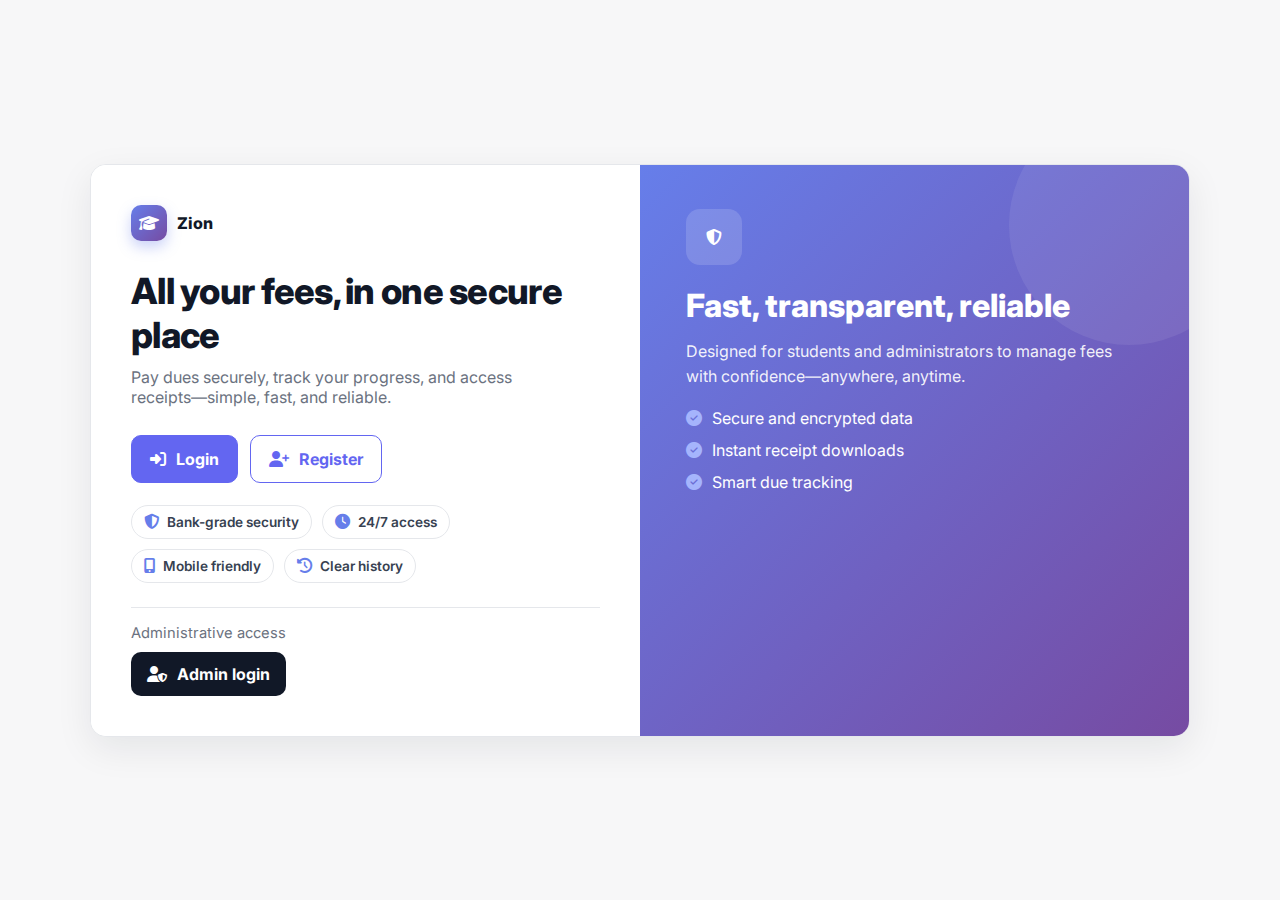
<file: index.html>
<!DOCTYPE html>
<html lang="en">
<head>
    <meta charset="UTF-8">
    <meta name="viewport" content="width=device-width, initial-scale=1.0">
    <title>Zion Fee Portal</title>
    <link href="https://cdnjs.cloudflare.com/ajax/libs/font-awesome/6.4.0/css/all.min.css" rel="stylesheet">
    <link href="https://fonts.googleapis.com/css2?family=Inter:wght@300;400;500;600;700;800&display=swap" rel="stylesheet">
    <link href="public/theme.css" rel="stylesheet">
    <script defer src="public/ui.js"></script>
    <style>
        * { margin: 0; padding: 0; box-sizing: border-box; }
        body { font-family: 'Inter', sans-serif; background: var(--bg); min-height: 100vh; display:flex; }

        .layout { display:grid; grid-template-columns: 1fr 1fr; width:100%; max-width:1100px; margin:auto; background:#fff; border:1px solid var(--border); border-radius:16px; overflow:hidden; box-shadow:0 12px 36px rgba(15,23,42,.08); }

        .left { padding:40px; background:#fff; }
        .brand { display:flex; align-items:center; gap:10px; margin-bottom: 28px; }
        .brand-icon { width:36px; height:36px; border-radius:10px; background: linear-gradient(135deg, #667eea, #764ba2); color:#fff; display:flex; align-items:center; justify-content:center; box-shadow: 0 6px 14px rgba(102,126,234,.35); }
        .brand-name { font-weight:800; color:#111827; }

        .title { font-size:2.25rem; font-weight:800; color:#111827; margin-bottom:10px; letter-spacing:-0.02em; }
        .subtitle { color:#6b7280; margin-bottom: 28px; max-width: 44ch; }

        .hero-actions { display:flex; gap:12px; align-items:center; flex-wrap:wrap; margin-top: 4px; }
        .hero-btn { padding:13px 18px; border-radius:10px; font-weight:700; text-decoration:none; display:inline-flex; align-items:center; gap:10px; transition: all .2s ease; }
        .hero-btn.primary { background:#6366f1; color:#fff; border:1px solid #6366f1; }
        .hero-btn.primary:hover { transform: translateY(-1px); box-shadow:0 10px 18px rgba(99,102,241,.25); }
        .hero-btn.secondary { background:#fff; color:#6366f1; border:1.5px solid #6366f1; }
        .hero-btn.secondary:hover { background:#f5f7ff; }

        .chips { margin-top: 22px; display:flex; gap:10px; flex-wrap: wrap; }
        .chip { display:inline-flex; align-items:center; gap:8px; padding:8px 12px; border-radius:999px; background:#fff; border:1px solid var(--border); color:#374151; font-weight:600; font-size:.85rem; }
        .chip i { color:#667eea; font-size:.95rem; }

        .admin { margin-top: 24px; padding-top: 16px; border-top:1px solid var(--border); }
        .admin .admin-btn { margin-top: 10px; display:inline-flex; align-items:center; gap:10px; background:#111827; color:#fff; padding:12px 16px; border-radius:10px; text-decoration:none; font-weight:700; }
        .admin .admin-btn:hover { background:#0b1220; box-shadow:0 8px 18px rgba(17,24,39,.25); }

        .right { background: linear-gradient(135deg, #667eea 0%, #764ba2 100%); color:#fff; padding:44px 46px; position:relative; }
        .right::after { content:''; position:absolute; width:240px; height:240px; right:-60px; top:-60px; border-radius:50%; background: rgba(255,255,255,.08); }
        .promo-icon { width:56px; height:56px; border-radius:14px; display:flex; align-items:center; justify-content:center; background: rgba(255,255,255,.15); margin-bottom:22px; }
        .promo-title { font-size: 2rem; font-weight:800; line-height:1.2; margin-bottom: 14px; }
        .promo-sub { color: rgba(255,255,255,.92); line-height:1.6; margin-bottom: 18px; }
        .bullets { display:flex; flex-direction:column; gap:12px; }
        .bullets li { list-style:none; display:flex; align-items:center; gap:10px; }
        .bullets i { color:#a5b4fc; }

        @media (max-width: 900px) { .layout { grid-template-columns: 1fr; max-width:640px; } .right { display:none; } }
    </style>
</head>
<body>
    <div class="layout">
        <div class="left">
            <div class="brand">
                <div class="brand-icon"><i class="fas fa-graduation-cap"></i></div>
                <div class="brand-name">Zion</div>
            </div>
            <div class="title">All your fees, in one secure place</div>
            <div class="subtitle">Pay dues securely, track your progress, and access receipts—simple, fast, and reliable.</div>
            <div class="hero-actions">
                <a href="login.html" class="hero-btn primary"><i class="fas fa-sign-in-alt"></i> Login</a>
                <a href="auth/register.php" class="hero-btn secondary"><i class="fas fa-user-plus"></i> Register</a>
            </div>

            <div class="chips">
                <span class="chip"><i class="fas fa-shield-alt"></i> Bank-grade security</span>
                <span class="chip"><i class="fas fa-clock"></i> 24/7 access</span>
                <span class="chip"><i class="fas fa-mobile-alt"></i> Mobile friendly</span>
                <span class="chip"><i class="fas fa-history"></i> Clear history</span>
            </div>

            <div class="admin">
                <div style="color:#6b7280; font-size:.92rem;">Administrative access</div>
                <a class="admin-btn" href="login.html?admin=1"><i class="fas fa-user-shield"></i> Admin login</a>
            </div>
        </div>

        <div class="right">
            <div class="promo-icon"><i class="fas fa-shield-halved"></i></div>
            <div class="promo-title">Fast, transparent, reliable</div>
            <div class="promo-sub">Designed for students and administrators to manage fees with confidence—anywhere, anytime.</div>
            <ul class="bullets">
                <li><i class="fas fa-check-circle"></i> Secure and encrypted data</li>
                <li><i class="fas fa-check-circle"></i> Instant receipt downloads</li>
                <li><i class="fas fa-check-circle"></i> Smart due tracking</li>
            </ul>
        </div>
    </div>

    <script>
        document.addEventListener('DOMContentLoaded', function() {
            const layout = document.querySelector('.layout');
            layout.style.opacity = '0';
            layout.style.transform = 'translateY(24px)';
            setTimeout(() => { layout.style.transition = 'all .6s ease'; layout.style.opacity = '1'; layout.style.transform = 'translateY(0)'; }, 120);
        });
    </script>
</body>
</html>
</file>
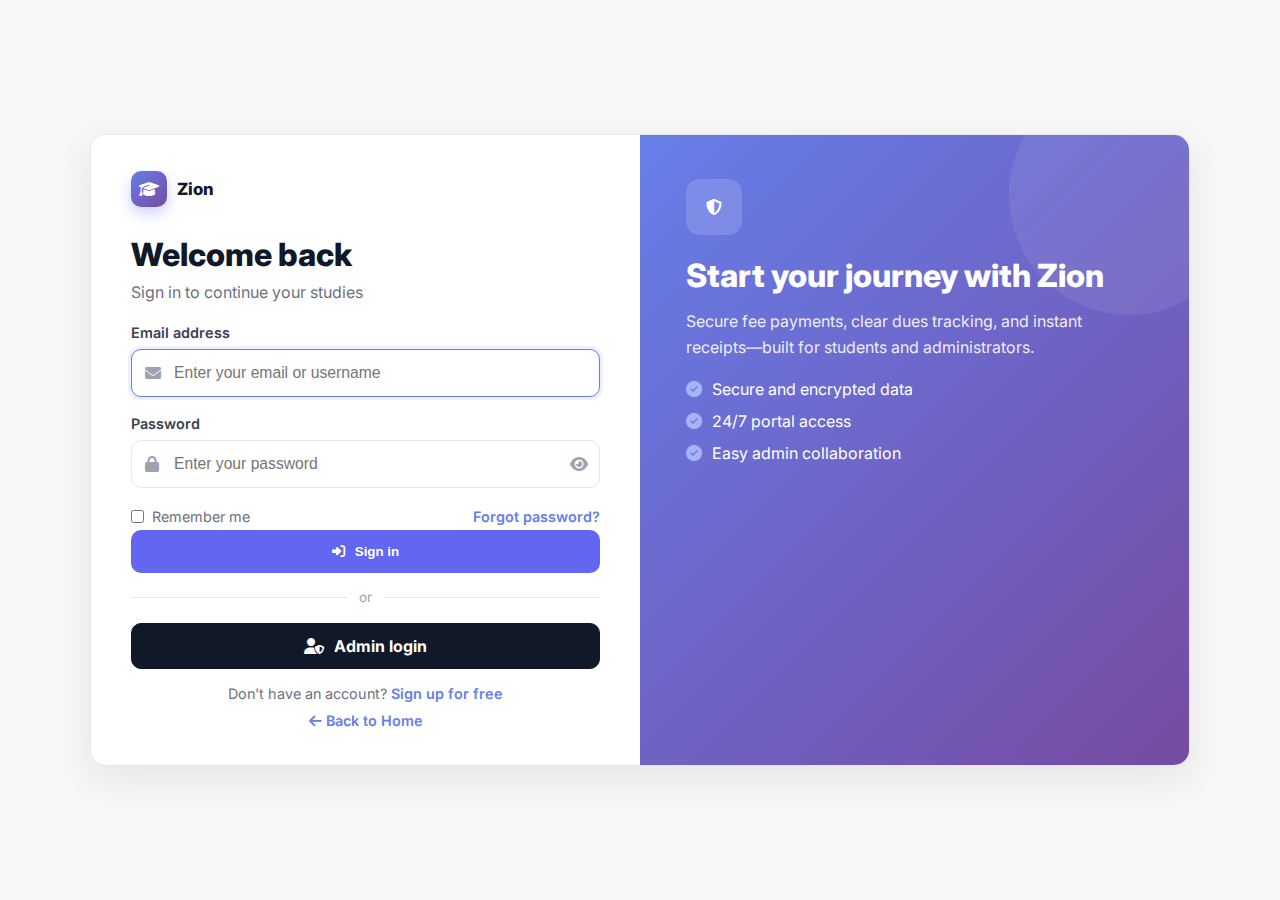
<file: login.html>
<!DOCTYPE html>
<html lang="en">
<head>
  <meta charset="UTF-8" />
  <meta name="viewport" content="width=device-width, initial-scale=1.0">
  <title>Zion Login</title>
  <link href="https://cdnjs.cloudflare.com/ajax/libs/font-awesome/6.4.0/css/all.min.css" rel="stylesheet">
  <link href="https://fonts.googleapis.com/css2?family=Inter:wght@300;400;500;600;700&display=swap" rel="stylesheet">
  <link href="public/theme.css" rel="stylesheet">
  <style>
    * { margin: 0; padding: 0; box-sizing: border-box; }

    body {
      font-family: 'Inter', sans-serif;
      background: var(--bg);
      min-height: 100vh;
      display: flex;
    }

    .layout {
      display: grid;
      grid-template-columns: 1fr 1fr;
      width: 100%;
      max-width: 1100px;
      margin: auto;
      background: var(--card);
      border: 1px solid var(--border);
      border-radius: 16px;
      overflow: hidden;
      box-shadow: 0 12px 36px rgba(15,23,42,0.08);
    }

    .left {
      padding: 36px 40px;
      background: #fff;
    }

    .brand {
      display: flex;
      align-items: center;
      gap: 10px;
      margin-bottom: 28px;
    }

    .brand-icon {
      width: 36px; height: 36px; border-radius: 10px;
      display: inline-flex; align-items: center; justify-content: center;
      color: #fff;
      background: linear-gradient(135deg, #667eea, #764ba2);
      box-shadow: 0 6px 14px rgba(102,126,234,0.35);
    }

    .brand-name { font-weight: 800; font-size: 1.05rem; color: #111827; }

    .welcome-title { font-size: 2rem; font-weight: 800; color: #111827; margin-bottom: 8px; }
    .welcome-sub { color: #6b7280; margin-bottom: 22px; }

    .form {
      margin-top: 8px;
    }

    .form-group { margin-bottom: 18px; }
    .form-group label { display:block; margin-bottom: 8px; color:#374151; font-weight: 600; font-size: .9rem; }
    .input-wrap { position: relative; }
    .input-icon { position:absolute; left:14px; top:50%; transform: translateY(-50%); color:#9ca3af; }
    input[type=text], input[type=password] {
      width: 100%;
      padding: 14px 14px 14px 42px;
      border: 1.5px solid var(--border);
      border-radius: 10px;
      background: #fff;
      transition: all .2s ease;
      font-size: 0.98rem;
    }
    input[type=text]:focus, input[type=password]:focus { border-color: #667eea; box-shadow: 0 0 0 3px rgba(102,126,234,.12); outline: none; }
    .password-toggle { position:absolute; right:12px; top:50%; transform:translateY(-50%); color:#9ca3af; cursor: pointer; }

    .row-inline { display:flex; align-items:center; justify-content:space-between; margin: 8px 0 4px; }
    .remember { display:flex; align-items:center; gap:8px; color:#6b7280; font-size:.9rem; }
    .forgot a { color:#667eea; text-decoration:none; font-weight:600; font-size:.9rem; }
    .forgot a:hover { text-decoration: underline; }

    .btn-primary {
      width: 100%;
      padding: 14px 16px;
      border: none;
      border-radius: 10px;
      background: #6366f1;
      color: #fff;
      font-weight: 700;
      display: inline-flex; align-items:center; justify-content:center; gap:10px;
      cursor:pointer; transition: all .2s ease; position: relative; overflow: hidden;
    }
    .btn-primary::before { content:''; position:absolute; left:-100%; top:0; width:100%; height:100%; background: linear-gradient(90deg, transparent, rgba(255,255,255,.25), transparent); transition:left .5s; }
    .btn-primary:hover::before { left:100%; }
    .btn-primary:hover { transform: translateY(-1px); box-shadow: 0 10px 18px rgba(99,102,241,.25); }

    .divider { display:flex; align-items:center; gap:12px; margin: 18px 0; color:#9ca3af; font-size:.85rem; }
    .divider .line { flex:1; height:1px; background:#e5e7eb; }

    .admin-btn {
      width: 100%;
      padding: 12px 16px;
      border: 1.5px solid #111827;
      border-radius: 10px;
      background: #111827;
      color: #fff;
      font-weight: 700;
      display: inline-flex; align-items:center; justify-content:center; gap:10px;
      text-decoration: none;
      transition: all .2s ease;
    }
    .admin-btn:hover { background: #0b1220; box-shadow: 0 8px 18px rgba(17,24,39,.25); }

    .meta { text-align:center; margin-top: 16px; color:#6b7280; font-size:.9rem; }
    .meta a { color:#667eea; font-weight:600; text-decoration:none; }
    .meta a:hover { text-decoration: underline; }

    .right {
      background: linear-gradient(135deg, #667eea 0%, #764ba2 100%);
      color: #fff;
      padding: 44px 46px;
      position: relative;
    }
    .right::after { content:''; position:absolute; width:240px; height:240px; right:-60px; top:-60px; border-radius:50%; background: rgba(255,255,255,.08); filter: blur(0.5px); }
    .promo-icon { width:56px; height:56px; border-radius:14px; display:flex; align-items:center; justify-content:center; background: rgba(255,255,255,.15); margin-bottom: 22px; }
    .promo-title { font-size: 2rem; font-weight: 800; line-height: 1.2; margin-bottom: 14px; }
    .promo-sub { color: rgba(255,255,255,.9); line-height:1.6; margin-bottom: 18px; }
    .bullets { display:flex; flex-direction:column; gap:12px; }
    .bullets li { list-style:none; display:flex; align-items:center; gap:10px; }
    .bullets i { color:#a5b4fc; }

    @media (max-width: 900px) { .layout { grid-template-columns: 1fr; max-width: 640px; } .right { display:none; } }
  </style>
</head>
<body>
  <div class="layout">
    <div class="left">
      <div class="brand">
        <div class="brand-icon"><i class="fas fa-graduation-cap"></i></div>
        <div class="brand-name">Zion</div>
      </div>

      <div class="welcome">
        <div class="welcome-title">Welcome back</div>
        <div class="welcome-sub" id="welcomeSub">Sign in to continue your studies</div>
      </div>

      <form class="form" id="loginForm" action="auth/login.php" method="POST">
        <div class="form-group">
          <label for="username" id="userLabel">Email address</label>
          <div class="input-wrap">
            <i class="fas fa-envelope input-icon"></i>
            <input type="text" id="username" name="username" placeholder="Enter your email or username" required autofocus />
          </div>
        </div>

        <div class="form-group">
          <label for="password">Password</label>
          <div class="input-wrap">
            <i class="fas fa-lock input-icon"></i>
            <input type="password" id="password" name="password" placeholder="Enter your password" required />
            <i class="fas fa-eye password-toggle" id="passwordToggle"></i>
          </div>
        </div>

        <div class="row-inline">
          <label class="remember"><input type="checkbox" id="rememberMe"> Remember me</label>
          <div class="forgot"><a href="#">Forgot password?</a></div>
        </div>

        <button type="submit" class="btn-primary" id="loginBtn"><i class="fas fa-sign-in-alt"></i> Sign in</button>

        <div class="divider" style="margin-top:16px;">
          <span class="line"></span>
          <span>or</span>
          <span class="line"></span>
        </div>

        <a class="admin-btn" id="adminBtn" href="login.html?admin=1"><i class="fas fa-user-shield"></i> Admin login</a>

        <div class="meta">
          Don't have an account? <a href="auth/register.php">Sign up for free</a>
          <div style="margin-top:10px;"><a href="index.html"><i class="fas fa-arrow-left"></i> Back to Home</a></div>
        </div>
      </form>
    </div>

    <div class="right">
      <div class="promo-icon"><i class="fas fa-shield-halved"></i></div>
      <div class="promo-title">Start your journey with Zion</div>
      <div class="promo-sub">Secure fee payments, clear dues tracking, and instant receipts—built for students and administrators.</div>
      <ul class="bullets">
        <li><i class="fas fa-check-circle"></i> Secure and encrypted data</li>
        <li><i class="fas fa-check-circle"></i> 24/7 portal access</li>
        <li><i class="fas fa-check-circle"></i> Easy admin collaboration</li>
      </ul>
    </div>
  </div>

  <script>
    document.addEventListener('DOMContentLoaded', function() {
      const loginForm = document.getElementById('loginForm');
      const loginBtn = document.getElementById('loginBtn');
      const passwordToggle = document.getElementById('passwordToggle');
      const passwordInput = document.getElementById('password');

      // Toggle password visibility
      passwordToggle.addEventListener('click', function() {
        if (passwordInput.type === 'password') {
          passwordInput.type = 'text';
          this.classList.remove('fa-eye');
          this.classList.add('fa-eye-slash');
        } else {
          passwordInput.type = 'password';
          this.classList.remove('fa-eye-slash');
          this.classList.add('fa-eye');
        }
      });

      // Submit animation
      loginForm.addEventListener('submit', function() {
        loginBtn.disabled = true;
        loginBtn.style.opacity = '0.7';
      });

      // Admin mode via query param
      const url = new URL(window.location.href);
      if (url.searchParams.get('admin') === '1') {
        document.getElementById('welcomeSub').textContent = 'Administrator access';
        document.getElementById('userLabel').textContent = 'Admin username or email';
        const username = document.getElementById('username');
        if (!username.value) { username.placeholder = 'Enter admin username or email'; }
      }
    });
  </script>
</body>
</html>
</file>
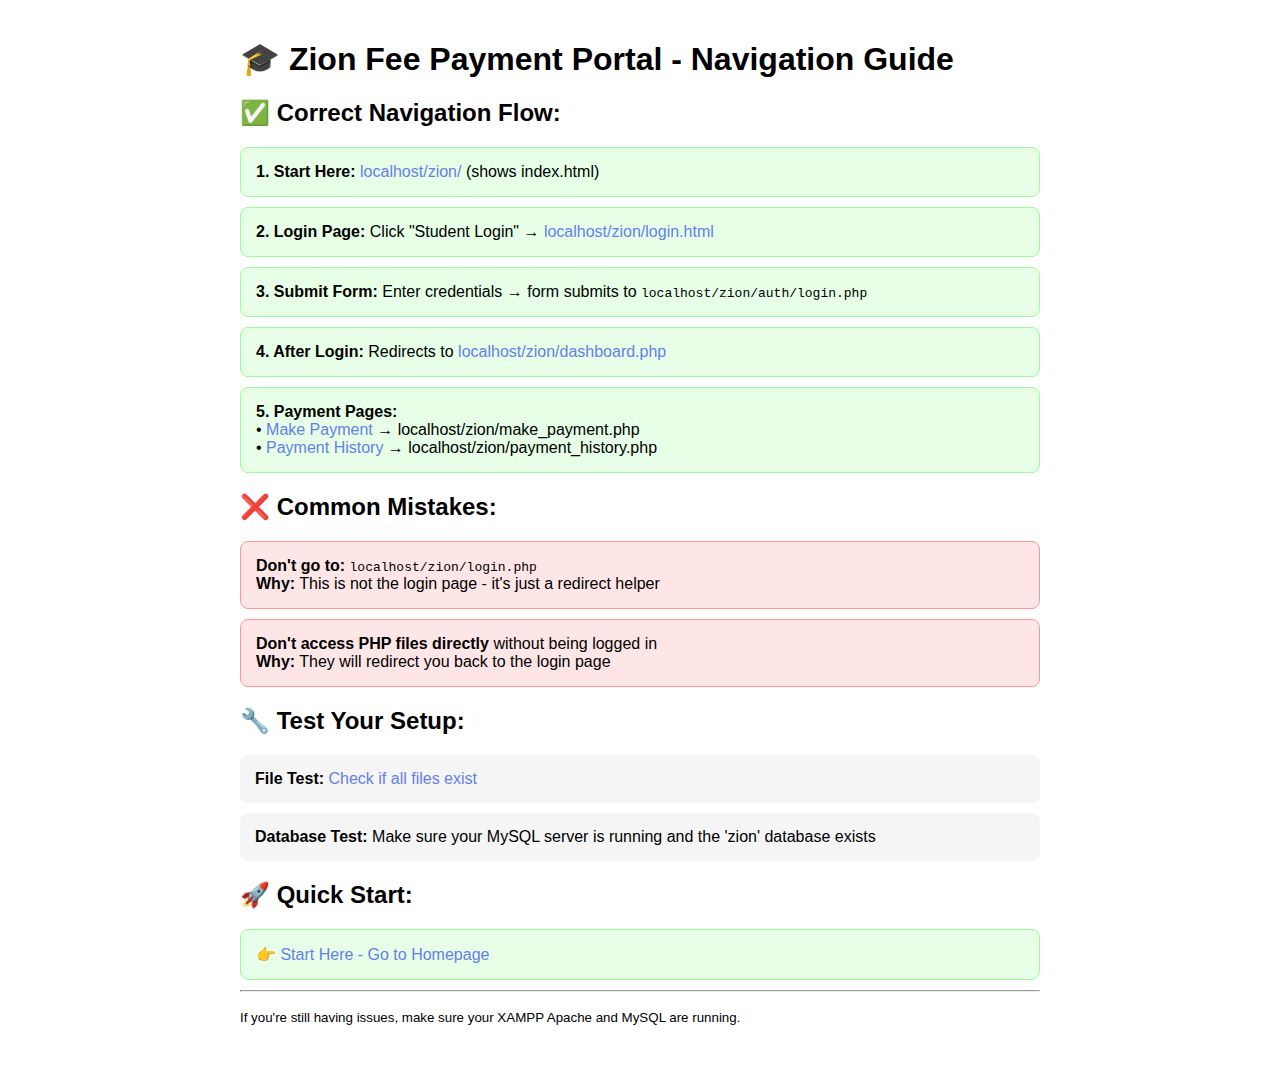
<file: navigation_help.html>
<!DOCTYPE html>
<html>
<head>
    <title>Zion Portal - Navigation Help</title>
    <style>
        body { font-family: Arial, sans-serif; margin: 40px; }
        .container { max-width: 800px; margin: 0 auto; }
        .step { background: #f5f5f5; padding: 15px; margin: 10px 0; border-radius: 8px; }
        .error { background: #ffe6e6; border: 1px solid #ff9999; }
        .success { background: #e6ffe6; border: 1px solid #99ff99; }
        a { color: #667eea; text-decoration: none; }
        a:hover { text-decoration: underline; }
    </style>
</head>
<body>
    <div class="container">
        <h1>🎓 Zion Fee Payment Portal - Navigation Guide</h1>
        
        <h2>✅ Correct Navigation Flow:</h2>
        
        <div class="step success">
            <strong>1. Start Here:</strong> <a href="index.html">localhost/zion/</a> (shows index.html)
        </div>
        
        <div class="step success">
            <strong>2. Login Page:</strong> Click "Student Login" → <a href="login.html">localhost/zion/login.html</a>
        </div>
        
        <div class="step success">
            <strong>3. Submit Form:</strong> Enter credentials → form submits to <code>localhost/zion/auth/login.php</code>
        </div>
        
        <div class="step success">
            <strong>4. After Login:</strong> Redirects to <a href="dashboard.php">localhost/zion/dashboard.php</a>
        </div>
        
        <div class="step success">
            <strong>5. Payment Pages:</strong><br>
            • <a href="make_payment.php">Make Payment</a> → localhost/zion/make_payment.php<br>
            • <a href="payment_history.php">Payment History</a> → localhost/zion/payment_history.php
        </div>
        
        <h2>❌ Common Mistakes:</h2>
        
        <div class="step error">
            <strong>Don't go to:</strong> <code>localhost/zion/login.php</code><br>
            <strong>Why:</strong> This is not the login page - it's just a redirect helper
        </div>
        
        <div class="step error">
            <strong>Don't access PHP files directly</strong> without being logged in<br>
            <strong>Why:</strong> They will redirect you back to the login page
        </div>
        
        <h2>🔧 Test Your Setup:</h2>
        
        <div class="step">
            <strong>File Test:</strong> <a href="test_flow.php">Check if all files exist</a>
        </div>
        
        <div class="step">
            <strong>Database Test:</strong> Make sure your MySQL server is running and the 'zion' database exists
        </div>
        
        <h2>🚀 Quick Start:</h2>
        
        <div class="step success">
            <a href="index.html">👉 Start Here - Go to Homepage</a>
        </div>
        
        <hr>
        <p><small>If you're still having issues, make sure your XAMPP Apache and MySQL are running.</small></p>
    </div>
</body>
</html>
</file>
<file: public/theme.css>
:root {
  --bg: #f7f7f8;
  --card: #ffffff;
  --text: #111827;
  --muted: #6b7280;
  --border: #e5e7eb;
  --accent: #ff6a00; /* brand orange */
  --accent-600: #e65e00;
  --accent-50: #fff3e8;
  --success: #10b981;
  --danger: #ef4444;
}

html, body { background: var(--bg); color: var(--text); }

.card {
  background: var(--card);
  border: 1px solid var(--border);
  border-radius: 16px;
  box-shadow: 0 8px 24px rgba(15, 23, 42, 0.06);
}

.btn { display:inline-flex; align-items:center; justify-content:center; gap:8px; border-radius: 999px; padding: 10px 18px; font-weight: 600; text-decoration:none; cursor:pointer; transition: background .2s ease, color .2s ease, border-color .2s ease, opacity .2s ease; }
.btn-solid { background: var(--accent); color:#fff; border: 1px solid var(--accent); }
.btn-solid:hover { background: var(--accent-600); border-color: var(--accent-600); }
.btn-outline { background:#fff; color: var(--accent); border:1.5px solid var(--accent); }
.btn-outline:hover { background: var(--accent-50); }
.btn-ghost { background: transparent; color: var(--text); border: 1px solid var(--border); }
.btn-ghost:hover { background:#fafafa; }

.badge { border-radius: 999px; padding: 6px 10px; font-weight: 600; border:1px solid transparent; display:inline-block; }
.badge.success { background: rgba(16,185,129,0.1); color: var(--success); border: 1px solid rgba(16,185,129,0.2); }
.badge.danger { background: rgba(239,68,68,0.1); color: var(--danger); border: 1px solid rgba(239,68,68,0.2); }
.badge.neutral { background: rgba(107,114,128,0.12); color:#4b5563; border-color: rgba(107,114,128,0.2); }
.badge.active { background: rgba(255,106,0,0.12); color: var(--accent-600); border-color: rgba(255,106,0,0.25); }
.badge.inactive { background: rgba(107,114,128,0.12); color:#6b7280; border-color: rgba(107,114,128,0.2); }

.table thead th { background: #fafafa; color: var(--text); }
.table td, .table th { border-bottom: 1px solid var(--border); }

.input, select, input[type="text"], input[type="email"], input[type="password"], input[type="number"], input[type="date"] {
  background: #fff;
  border: 1.5px solid var(--border);
  border-radius: 10px;
  padding: 12px 14px;
}
.input:focus, select:focus, input:focus { outline: none; border-color: var(--accent); box-shadow: 0 0 0 3px rgba(255, 106, 0, 0.15); }

.link { color: var(--accent); text-decoration: none; font-weight: 600; }
.link:hover { color: var(--accent-600); text-decoration: underline; }

/* Topbar, sections */
.topbar { display:flex; justify-content:space-between; align-items:center; margin-bottom:20px; }
.section-title { font-weight:700; color: var(--text); }

/* Tabs & chips (reference look) */
.tab { padding:8px 14px; border-radius:999px; border:1px solid var(--border); color:#4b5563; background:#fff; font-weight:600; }
.tab.active { background: var(--accent); color:#fff; border-color: var(--accent); }
.chip { padding:6px 12px; border-radius:999px; border:1px solid var(--border); color:#4b5563; background:#fff; font-weight:600; }

/* Dark theme */
.theme-dark {
  --bg: #1f1f22;
  --card: #26262a;
  --text: #e5e7eb;
  --muted: #9ca3af;
  --border: #2f3136;
  --accent: #ff6a00;
  --accent-600: #e65e00;
  --accent-50: rgba(255,106,0,0.12);
}
.theme-dark html, .theme-dark body { background: var(--bg); color: var(--text); }
.theme-dark .card { background: var(--card); border-color: var(--border); box-shadow: none; }
.theme-dark .table thead th { background:#2b2d31; color:#e5e7eb; }
.theme-dark .btn-outline { background: transparent; color: #fff; border-color: rgba(255,255,255,0.2); }
.theme-dark .btn-outline:hover { background: rgba(255,255,255,0.06); }

.heading { color: var(--text); font-weight: 700; }
.subtle { color: var(--muted); }
</file>
